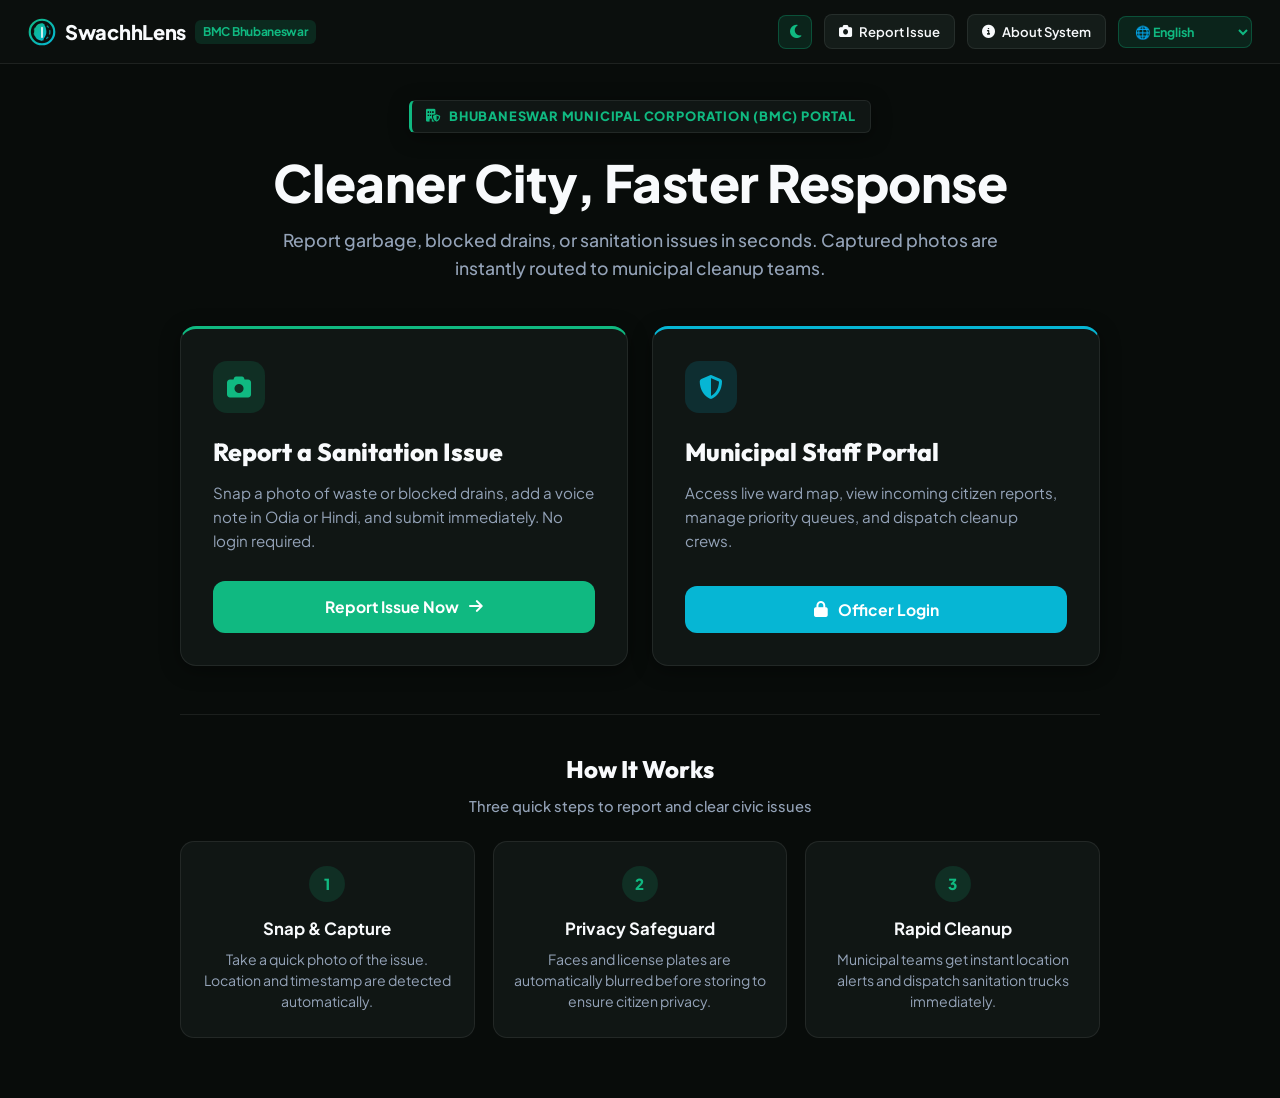
<file: frontend/index.html>
<!DOCTYPE html>
<html lang="en">

<head>
    <meta charset="UTF-8">
    <meta name="viewport" content="width=device-width, initial-scale=1.0">
    <title>SwachhLens | BMC Bhubaneswar Civic Portal</title>
    <link
        href="https://fonts.googleapis.com/css2?family=Outfit:wght@500;600;700;800&family=Plus+Jakarta+Sans:wght@400;500;600;700;800&display=swap"
        rel="stylesheet">
    <link rel="stylesheet" href="https://cdnjs.cloudflare.com/ajax/libs/font-awesome/6.4.0/css/all.min.css">
    <link rel="stylesheet" href="css/style.css">
    <script src="assets/config.js"></script>
    <style>
        .portal-grid {
            display: grid;
            grid-template-columns: 1fr 1fr;
            gap: 24px;
            max-width: 920px;
            width: 100%;
        }

        @media (max-width: 768px) {
            .portal-grid {
                grid-template-columns: 1fr;
            }
        }

        .portal-card {
            background: var(--card-dark);
            border-radius: 16px;
            padding: 32px;
            border: 1px solid var(--glass-border);
            box-shadow: var(--shadow-subtle);
            display: flex;
            flex-direction: column;
            justify-content: space-between;
            transition: all 0.25s ease;
        }

        .portal-card:hover {
            transform: translateY(-4px);
            border-color: var(--primary);
            box-shadow: 0 12px 30px rgba(16, 185, 129, 0.15);
        }

        .card-icon {
            width: 52px;
            height: 52px;
            border-radius: 14px;
            display: flex;
            align-items: center;
            justify-content: center;
            font-size: 1.5rem;
            margin-bottom: 20px;
        }

        .btn-portal {
            padding: 14px 20px;
            border-radius: 12px;
            border: none;
            font-family: 'Outfit', sans-serif;
            font-size: 0.98rem;
            font-weight: 700;
            text-decoration: none;
            text-align: center;
            cursor: pointer;
            color: white;
            display: flex;
            align-items: center;
            justify-content: center;
            gap: 10px;
            transition: all 0.2s ease;
        }

        .hero-title {
            font-family: 'Outfit', sans-serif;
            font-size: 3.2rem;
            font-weight: 800;
            letter-spacing: -0.5px;
            color: var(--text-main);
            margin-bottom: 12px;
            line-height: 1.15;
        }

        .tech-pill {
            display: inline-flex;
            align-items: center;
            gap: 8px;
            background: var(--card-dark);
            border: 1px solid var(--glass-border);
            border-left: 3px solid var(--primary);
            color: var(--primary);
            font-size: 0.8rem;
            font-weight: 800;
            padding: 6px 14px;
            border-radius: 6px;
            margin-bottom: 20px;
            letter-spacing: 0.8px;
            text-transform: uppercase;
            box-shadow: var(--shadow-subtle);
        }

        .how-it-works-section {
            max-width: 920px;
            width: 100%;
            margin-top: 48px;
            padding-top: 36px;
            border-top: 1px solid var(--glass-border);
        }

        .step-grid {
            display: grid;
            grid-template-columns: repeat(3, 1fr);
            gap: 18px;
            margin-top: 24px;
        }

        @media (max-width: 768px) {
            .step-grid {
                grid-template-columns: 1fr;
            }
        }

        .step-card {
            background: var(--card-dark);
            border: 1px solid var(--glass-border);
            border-radius: 14px;
            padding: 24px 20px;
            text-align: center;
        }

        .step-number {
            width: 36px;
            height: 36px;
            border-radius: 50%;
            background: rgba(16, 185, 129, 0.15);
            color: var(--primary);
            font-weight: 800;
            display: flex;
            align-items: center;
            justify-content: center;
            margin: 0 auto 14px auto;
            font-size: 0.95rem;
        }
    </style>
    <script>
        (function () {
            const savedTheme = localStorage.getItem("swachh_theme") || "dark";
            document.documentElement.setAttribute("data-theme", savedTheme);
        })();
    </script>
</head>

<body>

    <!-- Header Navigation -->
    <header class="app-header">
        <div style="display:flex; align-items:center; gap:16px;">
            <a href="index.html" class="brand-logo">
                <div class="swachh-logo-mark">
                    <svg width="28" height="28" viewBox="0 0 32 32" fill="none" xmlns="http://www.w3.org/2000/svg">
                        <defs>
                            <linearGradient id="logoGradIndex" x1="0%" y1="0%" x2="100%" y2="100%">
                                <stop offset="0%" stop-color="#10b981" />
                                <stop offset="100%" stop-color="#06b6d4" />
                            </linearGradient>
                        </defs>
                        <circle cx="16" cy="16" r="14" stroke="url(#logoGradIndex)" stroke-width="2.5" fill="none"/>
                        <circle cx="16" cy="16" r="9" stroke="url(#logoGradIndex)" stroke-width="1.5" stroke-dasharray="3 3" fill="none" opacity="0.7"/>
                        <path d="M16 6C10.5 6 7 11 7 16.5C7 22 11.5 25.5 16 26C16 26 21 21 21 16C21 10.5 18 6 16 6Z" fill="url(#logoGradIndex)" />
                        <path d="M16 11V22" stroke="#ffffff" stroke-width="1.8" stroke-linecap="round"/>
                    </svg>
                </div>
                <span>SwachhLens</span>
                <span style="font-size:0.75rem; background:rgba(16,185,129,0.15); color:var(--primary); padding:3px 8px; border-radius:6px; font-weight:700; font-family:'Plus Jakarta Sans',sans-serif;">BMC Bhubaneswar</span>
            </a>
        </div>

        <div style="display:flex; align-items:center; gap:12px;">
            <button onclick="toggleTheme()" class="theme-toggle-btn themeIconBtn" title="Toggle Light/Dark Theme">
                <i class="fa-solid fa-moon"></i>
            </button>
            <a href="citizen.html" class="nav-back-btn"><i class="fa-solid fa-camera"></i> <span
                    data-i18n="navCitizen">Report Issue</span></a>
            <a href="about.html" class="nav-back-btn"><i class="fa-solid fa-circle-info"></i> <span
                    data-i18n="navAbout">About System</span></a>

            <!-- Universal Language Selector -->
            <select id="uiLangSelect" onchange="changeUiLanguage(this.value)"
                style="background:rgba(16, 185, 129, 0.12); color:var(--primary); border:1px solid rgba(16, 185, 129, 0.3); font-weight:700; font-size:0.78rem; padding:6px 12px; border-radius:8px; outline:none; cursor:pointer; font-family:'Plus Jakarta Sans',sans-serif;">
                <option value="en" selected>🌐 English</option>
                <option value="or">🇮🇳 ଓଡ଼ିଆ (Odia)</option>
                <option value="hi">🇮🇳 हिन्दी (Hindi)</option>
            </select>
        </div>
    </header>

    <div class="container-center" style="padding-top:36px; padding-bottom:60px;">

        <div style="text-align:center; margin-bottom:44px; max-width:760px;">
            <div class="tech-pill">
                <i class="fa-solid fa-building-shield"></i> <span data-i18n="homePill">Bhubaneswar Municipal Corporation
                    (BMC) Portal</span>
            </div>
            <h1 class="hero-title"><span data-i18n="homeTitle">Cleaner City, Faster Response</span></h1>
            <p data-i18n="homeSubtitle"
                style="color:var(--text-muted); font-size:1.1rem; line-height:1.6; font-weight:500;">
                Report garbage, blocked drains, or sanitation issues in seconds. Captured photos are instantly routed to
                municipal cleanup teams.
            </p>
        </div>

        <div class="portal-grid">

            <!-- 1. Citizen Portal Card -->
            <div class="portal-card" style="border-top: 3px solid var(--primary);">
                <div>
                    <div class="card-icon" style="background:rgba(16, 185, 129, 0.15); color:var(--primary);">
                        <i class="fa-solid fa-camera"></i>
                    </div>
                    <h3 data-i18n="cardCitizenTitle"
                        style="font-family:'Outfit',sans-serif; font-size:1.55rem; font-weight:800; color:var(--text-main); margin-bottom:10px;">
                        Report a Sanitation Issue</h3>
                    <p data-i18n="cardCitizenDesc"
                        style="color:var(--text-muted); font-size:0.95rem; line-height:1.6; margin-bottom:28px;">
                        Snap a photo of waste or blocked drains, add a voice note in Odia or Hindi, and submit
                        immediately. No login required.
                    </p>
                </div>
                <a href="citizen.html" class="btn-portal" style="background:var(--primary);">
                    <span data-i18n="btnLaunchCitizen">Report Issue Now</span> <i class="fa-solid fa-arrow-right"></i>
                </a>
            </div>

            <!-- 2. Officer Command Card -->
            <div class="portal-card" style="border-top: 3px solid var(--accent-cyan);">
                <div>
                    <div class="card-icon" style="background:rgba(6, 182, 212, 0.15); color:var(--accent-cyan);">
                        <i class="fa-solid fa-shield-halved"></i>
                    </div>
                    <h3 data-i18n="cardCommandTitle"
                        style="font-family:'Outfit',sans-serif; font-size:1.55rem; font-weight:800; color:var(--text-main); margin-bottom:10px;">
                        Municipal Staff Portal</h3>
                    <p data-i18n="cardCommandDesc"
                        style="color:var(--text-muted); font-size:0.95rem; line-height:1.6; margin-bottom:28px;">
                        Access live ward map, view incoming citizen reports, manage priority queues, and dispatch
                        cleanup crews.
                    </p>
                </div>
                <button type="button" onclick="openModal()" class="btn-portal" style="background:var(--accent-cyan);">
                    <i class="fa-solid fa-lock"></i> <span data-i18n="btnOfficerLogin">Officer Login</span>
                </button>
            </div>

        </div>

        <!-- Simple 3-Step How It Works Section -->
        <div class="how-it-works-section">
            <h2 data-i18n="featHeading"
                style="font-family:'Outfit',sans-serif; font-size:1.5rem; font-weight:800; color:var(--text-main); text-align:center; margin-bottom:8px;">
                How It Works
            </h2>
            <p style="color:var(--text-muted); text-align:center; font-size:0.92rem; font-weight:500; margin-bottom:24px;"
                data-i18n="howItWorksSub">
                Three quick steps to report and clear civic issues
            </p>

            <div class="step-grid">
                <div class="step-card">
                    <div class="step-number">1</div>
                    <h4 data-i18n="step1Header"
                        style="color:var(--text-main); font-weight:700; margin-bottom:8px; font-size:1.05rem;">Snap &
                        Capture</h4>
                    <p data-i18n="step1Detail" style="color:var(--text-muted); font-size:0.88rem; line-height:1.5;">
                        Take a quick photo of the issue. Location and timestamp are detected automatically.
                    </p>
                </div>

                <div class="step-card">
                    <div class="step-number">2</div>
                    <h4 data-i18n="step2Header"
                        style="color:var(--text-main); font-weight:700; margin-bottom:8px; font-size:1.05rem;">Privacy
                        Safeguard</h4>
                    <p data-i18n="step2Detail" style="color:var(--text-muted); font-size:0.88rem; line-height:1.5;">
                        Faces and license plates are automatically blurred before storing to ensure citizen privacy.
                    </p>
                </div>

                <div class="step-card">
                    <div class="step-number">3</div>
                    <h4 data-i18n="step3Header"
                        style="color:var(--text-main); font-weight:700; margin-bottom:8px; font-size:1.05rem;">Rapid
                        Cleanup</h4>
                    <p data-i18n="step3Detail" style="color:var(--text-muted); font-size:0.88rem; line-height:1.5;">
                        Municipal teams get instant location alerts and dispatch sanitation trucks immediately.
                    </p>
                </div>
            </div>
        </div>

    </div>

    <!-- Auth Modal -->
    <div id="loginModal" class="modal-backdrop">
        <div class="modal-content">
            <button onclick="closeModal()"
                style="position:absolute; top:20px; right:20px; border:none; background:rgba(0,0,0,0.06); color:var(--text-muted); width:32px; height:32px; border-radius:8px; font-size:1rem; cursor:pointer; display:flex; align-items:center; justify-content:center;"><i
                    class="fa-solid fa-xmark"></i></button>

            <div style="display:flex; align-items:center; gap:12px; margin-bottom:20px;">
                <div
                    style="width:40px; height:40px; border-radius:10px; background:rgba(6, 182, 212, 0.15); color:var(--accent-cyan); display:flex; align-items:center; justify-content:center; font-size:1.1rem;">
                    <i class="fa-solid fa-shield-halved"></i>
                </div>
                <div>
                    <h3
                        style="font-family:'Outfit',sans-serif; font-weight:800; font-size:1.2rem; color:var(--text-main);">
                        BMC Officer Login</h3>
                    <span style="font-size:0.75rem; color:var(--text-muted); font-weight:600;">Bhubaneswar Command
                        Center Authentication</span>
                </div>
            </div>

            <form onsubmit="return handleLogin(event);">
                <div class="input-group-custom" style="margin-bottom:14px;">
                    <label class="input-label"><i class="fa-solid fa-id-badge"></i> Officer ID / Email</label>
                    <input type="text" id="loginId" class="input-field" placeholder="admin@swachhlens.gov.in" required>
                </div>
                <div class="input-group-custom" style="margin-bottom:20px;">
                    <label class="input-label"><i class="fa-solid fa-key"></i> Security Password</label>
                    <input type="password" id="loginPass" class="input-field" placeholder="••••••••" required>
                </div>

                <div id="loginError"
                    style="color:var(--accent-red); background:rgba(239, 68, 68, 0.1); border:1px solid rgba(239, 68, 68, 0.2); padding:10px 14px; border-radius:8px; font-size:0.82rem; font-weight:700; margin-bottom:14px; display:none; text-align:center;">
                    Invalid Credentials
                </div>

                <button type="submit" class="btn-portal" style="background:var(--accent-cyan); width:100%;">
                    <span>Access Officer Dashboard</span> <i class="fa-solid fa-right-to-bracket"></i>
                </button>
            </form>
        </div>
    </div>

    <script src="js/i18n.js"></script>
    <script>
        function openModal() { document.getElementById('loginModal').style.display = 'flex'; }
        function closeModal() { document.getElementById('loginModal').style.display = 'none'; }

        async function handleLogin(e) {
            e.preventDefault();
            const id = document.getElementById('loginId').value.trim();
            const pass = document.getElementById('loginPass').value.trim();
            const errDiv = document.getElementById('loginError');
            errDiv.style.display = 'none';

            try {
                const res = await fetch(`${CONFIG.API_BASE_URL}/api/v1/auth`, {
                    method: 'POST',
                    headers: { 'Content-Type': 'application/json' },
                    body: JSON.stringify({ id, password: pass })
                });
                const data = await res.json();
                if (res.ok && data.status === 'success') {
                    sessionStorage.setItem("swachh_auth", data.token);
                    window.location.assign("admin.html");
                    return false;
                } else {
                    errDiv.innerText = data.message || "Invalid credentials";
                    errDiv.style.display = 'block';
                }
            } catch (err) {
                errDiv.innerText = "Cannot connect to backend server on " + CONFIG.API_BASE_URL;
                errDiv.style.display = 'block';
            }
            return false;
        }
    </script>
</body>

</html>
</file>
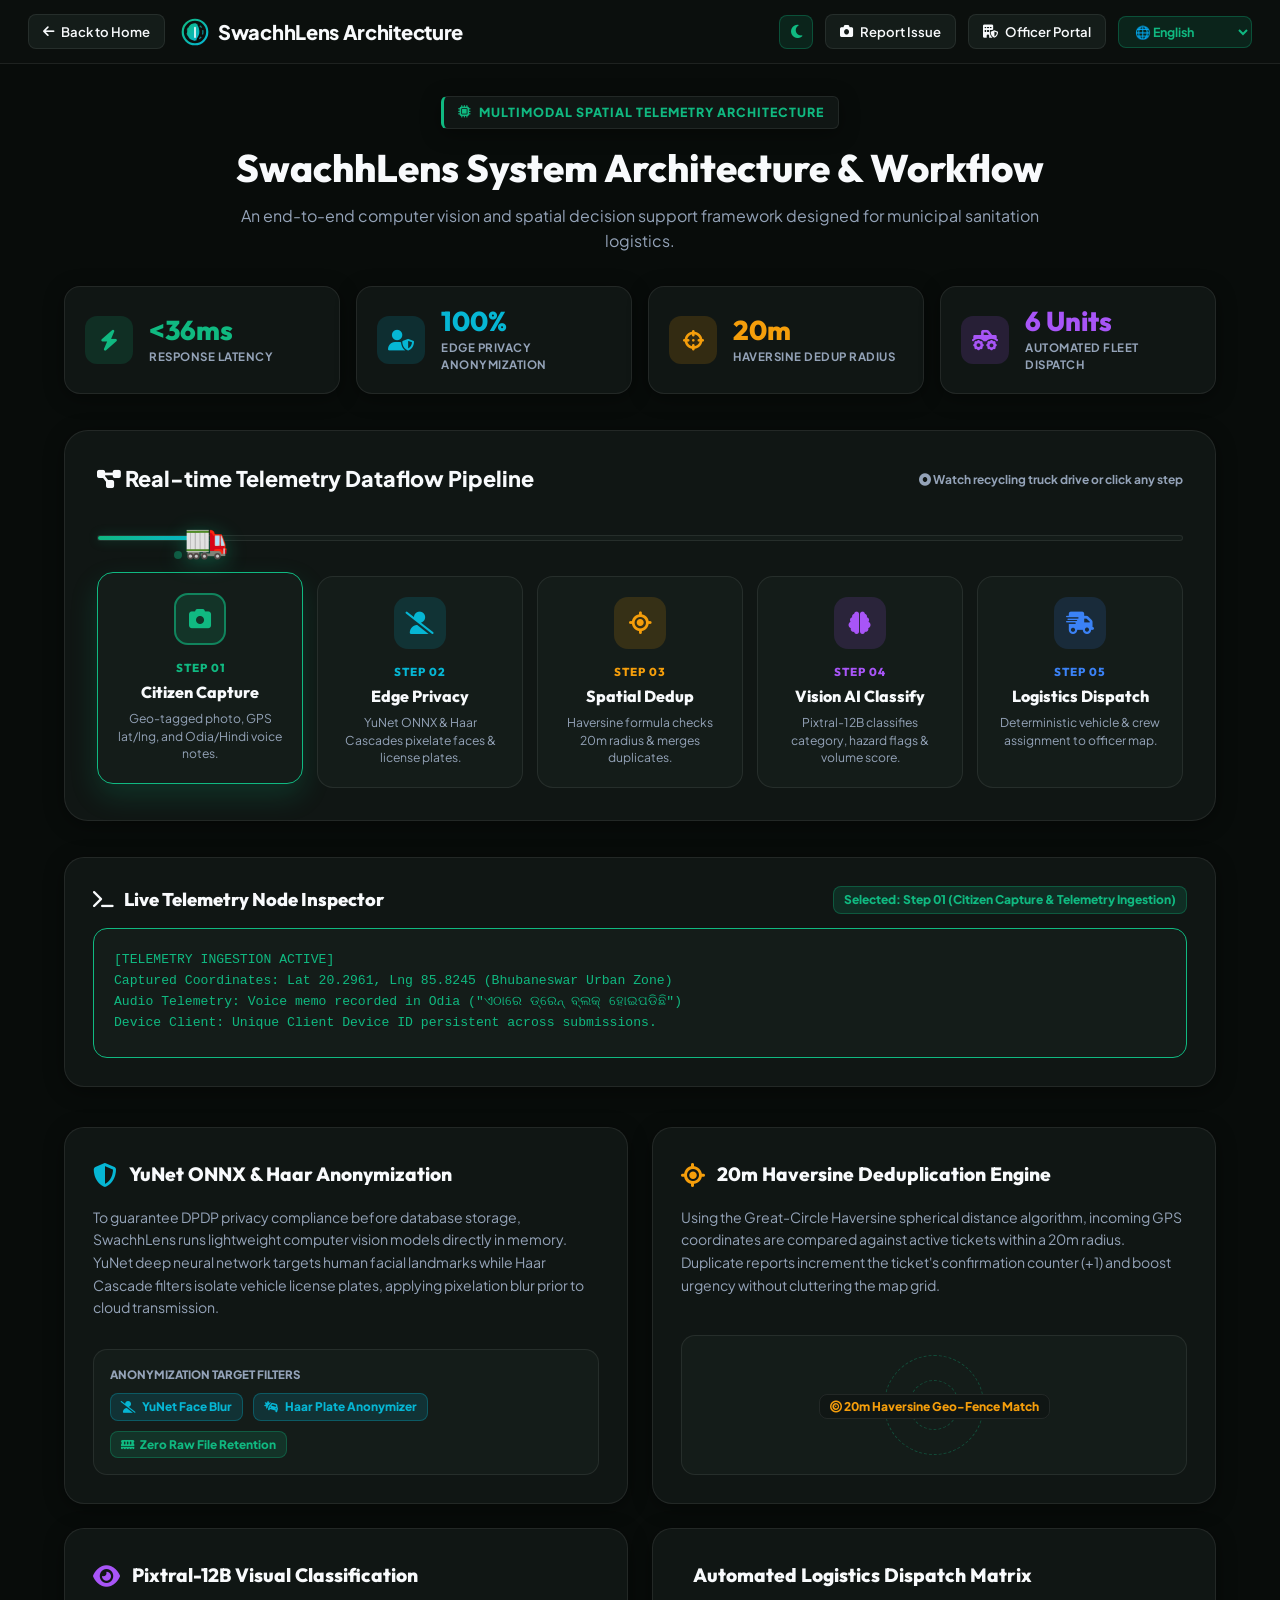
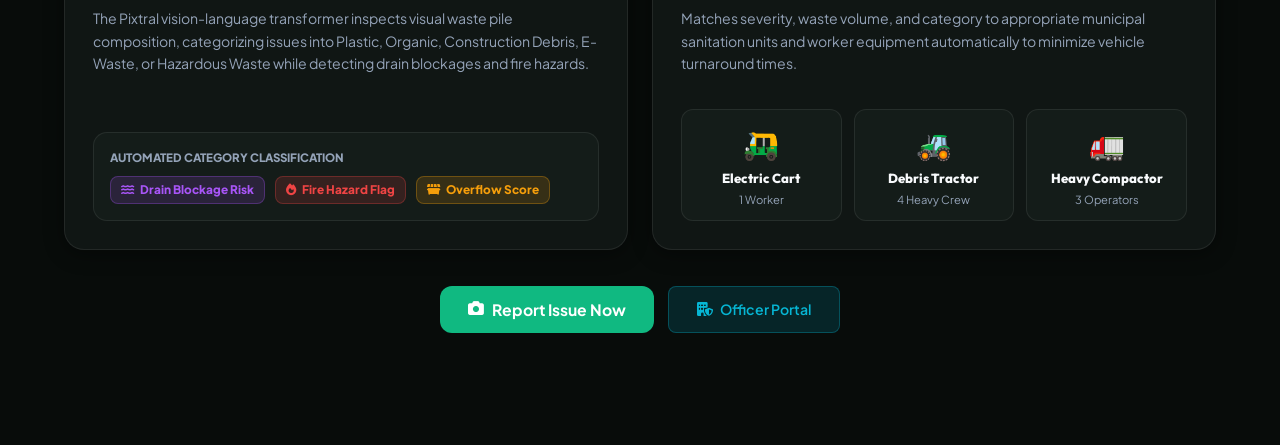
<file: frontend/about.html>
<!DOCTYPE html>
<html lang="en">
<head>
    <meta charset="UTF-8">
    <meta name="viewport" content="width=device-width, initial-scale=1.0">
    <title>SwachhLens | Multi-Agent AI System Architecture & Infographic</title>
    <link href="https://fonts.googleapis.com/css2?family=Outfit:wght@400;500;600;700;800&family=Plus+Jakarta+Sans:wght@400;500;600;700;800&display=swap" rel="stylesheet">
    <link rel="stylesheet" href="https://cdnjs.cloudflare.com/ajax/libs/font-awesome/6.4.0/css/all.min.css">
    <link rel="stylesheet" href="css/style.css">
    <style>
        .about-wrapper {
            max-width: 1200px;
            margin: 32px auto;
            padding: 0 24px 80px 24px;
        }

        .hero-badge {
            display: inline-flex;
            align-items: center;
            gap: 8px;
            background: var(--card-dark);
            border: 1px solid var(--glass-border);
            border-left: 3px solid var(--primary);
            color: var(--primary);
            font-size: 0.78rem;
            font-weight: 800;
            padding: 6px 14px;
            border-radius: 6px;
            margin-bottom: 16px;
            letter-spacing: 1px;
            text-transform: uppercase;
            box-shadow: var(--shadow-subtle);
        }

        /* INFOGRAPHIC PIPELINE FLOW */
        .pipeline-card {
            background: var(--card-dark);
            border: 1px solid var(--glass-border);
            border-radius: 24px;
            padding: 32px;
            margin: 36px 0;
            box-shadow: var(--shadow-subtle);
            position: relative;
            overflow: visible;
        }

        .pipeline-title {
            font-family: 'Outfit', sans-serif;
            font-size: 1.35rem;
            font-weight: 800;
            color: var(--text-main);
            margin-bottom: 24px;
            display: flex;
            align-items: center;
            justify-content: space-between;
            flex-wrap: wrap;
            gap: 12px;
        }

        .flow-grid {
            display: grid;
            grid-template-columns: repeat(5, 1fr);
            gap: 14px;
            position: relative;
            z-index: 2;
        }

        @media (max-width: 1024px) {
            .flow-grid { grid-template-columns: repeat(2, 1fr); }
        }

        @media (max-width: 600px) {
            .flow-grid { grid-template-columns: 1fr; }
        }

        .flow-step-box {
            background: var(--card-dark-hover);
            border: 1px solid var(--glass-border);
            border-radius: 16px;
            padding: 20px 16px;
            display: flex;
            flex-direction: column;
            align-items: center;
            text-align: center;
            position: relative;
            transition: all 0.3s cubic-bezier(0.4, 0, 0.2, 1);
            cursor: pointer;
        }

        .flow-step-box:hover, .flow-step-box.active-step {
            border-color: var(--primary);
            transform: translateY(-4px);
            box-shadow: 0 12px 28px rgba(16, 185, 129, 0.18);
        }

        .step-icon-wrapper {
            width: 52px;
            height: 52px;
            border-radius: 14px;
            display: flex;
            align-items: center;
            justify-content: center;
            font-size: 1.4rem;
            margin-bottom: 14px;
            position: relative;
        }

        /* Pulsing Ring for Active Nodes */
        .pulse-ring {
            position: absolute;
            width: 100%;
            height: 100%;
            border-radius: 14px;
            border: 2px solid currentColor;
            animation: pulseWave 2s infinite ease-out;
            opacity: 0.6;
        }

        @keyframes pulseWave {
            0% { transform: scale(1); opacity: 0.8; }
            100% { transform: scale(1.4); opacity: 0; }
        }

        .flow-num {
            font-family: 'Outfit', sans-serif;
            font-size: 0.72rem;
            font-weight: 800;
            letter-spacing: 1px;
            text-transform: uppercase;
            margin-bottom: 4px;
        }

        .flow-name {
            font-family: 'Outfit', sans-serif;
            font-weight: 800;
            font-size: 1rem;
            color: var(--text-main);
            margin-bottom: 6px;
        }

        .flow-desc {
            font-size: 0.76rem;
            color: var(--text-muted);
            line-height: 1.45;
        }

        /* ANIMATED RECYCLING TRUCK PIPELINE TRAIL */
        .truck-track-wrapper {
            position: relative;
            width: 100%;
            height: 36px;
            margin: 10px 0 20px 0;
            display: flex;
            align-items: center;
        }

        .connector-track {
            width: 100%;
            height: 6px;
            background: var(--card-dark-hover);
            border: 1px solid var(--glass-border);
            border-radius: 4px;
            position: relative;
            overflow: visible;
        }

        .connector-progress-fill {
            position: absolute;
            top: 0;
            left: 0;
            height: 100%;
            width: 10%;
            background: linear-gradient(90deg, var(--primary), var(--accent-cyan));
            border-radius: 4px;
            transition: width 0.8s cubic-bezier(0.34, 1.56, 0.64, 1);
            box-shadow: 0 0 12px var(--primary-glow);
        }

        .animated-recycle-truck {
            position: absolute;
            top: -24px;
            left: 10%;
            transform: translateX(-50%) scaleX(-1);
            font-size: 2.2rem;
            filter: drop-shadow(0 4px 10px rgba(16, 185, 129, 0.4));
            transition: left 0.8s cubic-bezier(0.34, 1.56, 0.64, 1);
            z-index: 10;
            cursor: pointer;
            animation: truckBounce 1.2s infinite alternate ease-in-out;
            display: inline-block;
        }

        @keyframes truckBounce {
            0% { transform: translateX(-50%) scaleX(-1) translateY(0px); }
            100% { transform: translateX(-50%) scaleX(-1) translateY(-5px); }
        }

        .truck-exhaust-smoke {
            position: absolute;
            right: -10px;
            bottom: 6px;
            width: 8px;
            height: 8px;
            background: rgba(16, 185, 129, 0.4);
            border-radius: 50%;
            animation: smokePuff 1s infinite linear;
        }

        @keyframes smokePuff {
            0% { transform: scale(0.5); opacity: 0.8; }
            100% { transform: scale(2) translateX(14px); opacity: 0; }
        }

        /* METRICS INFOGRAPHIC GRID */
        .metrics-banner {
            display: grid;
            grid-template-columns: repeat(4, 1fr);
            gap: 16px;
            margin-bottom: 36px;
        }

        @media (max-width: 768px) {
            .metrics-banner { grid-template-columns: repeat(2, 1fr); }
        }

        .info-stat-card {
            background: var(--card-dark);
            border: 1px solid var(--glass-border);
            border-radius: 16px;
            padding: 20px;
            display: flex;
            align-items: center;
            gap: 16px;
            box-shadow: var(--shadow-subtle);
            transition: all 0.2s ease;
        }

        .info-stat-card:hover {
            border-color: var(--primary);
            transform: translateY(-2px);
        }

        .stat-icon {
            width: 48px;
            height: 48px;
            border-radius: 12px;
            display: flex;
            align-items: center;
            justify-content: center;
            font-size: 1.3rem;
            flex-shrink: 0;
        }

        .stat-val {
            font-family: 'Outfit', sans-serif;
            font-size: 1.7rem;
            font-weight: 800;
            line-height: 1.1;
        }

        .stat-lbl {
            font-size: 0.72rem;
            font-weight: 700;
            color: var(--text-muted);
            text-transform: uppercase;
            letter-spacing: 0.5px;
            margin-top: 2px;
        }

        /* INFOGRAPHIC DETAILED SPEC PANELS */
        .info-section-grid {
            display: grid;
            grid-template-columns: 1fr 1fr;
            gap: 24px;
            margin-bottom: 36px;
        }

        @media (max-width: 900px) {
            .info-section-grid { grid-template-columns: 1fr; }
        }

        .spec-box {
            background: var(--card-dark);
            border: 1px solid var(--glass-border);
            border-radius: 20px;
            padding: 28px;
            box-shadow: var(--shadow-subtle);
            display: flex;
            flex-direction: column;
            justify-content: space-between;
        }

        .spec-header {
            display: flex;
            align-items: center;
            gap: 12px;
            margin-bottom: 14px;
        }

        .spec-title {
            font-family: 'Outfit', sans-serif;
            font-weight: 800;
            font-size: 1.2rem;
            color: var(--text-main);
        }

        .spec-body {
            font-size: 0.88rem;
            color: var(--text-muted);
            line-height: 1.6;
            margin-bottom: 18px;
        }

        /* Visual Graphic Comparison Displays */
        .visual-comparison-box {
            background: var(--card-dark-hover);
            border: 1px solid var(--glass-border);
            border-radius: 14px;
            padding: 16px;
            margin-top: 12px;
        }

        .comparison-badge-row {
            display: flex;
            gap: 10px;
            flex-wrap: wrap;
            margin-top: 10px;
        }

        .chip-pill {
            font-size: 0.74rem;
            font-weight: 800;
            padding: 4px 10px;
            border-radius: 8px;
            display: inline-flex;
            align-items: center;
            gap: 6px;
        }

        /* Animated Radar Graphic */
        .radar-graphic-container {
            width: 100%;
            height: 140px;
            background: var(--card-dark-hover);
            border-radius: 14px;
            border: 1px solid var(--glass-border);
            position: relative;
            display: flex;
            align-items: center;
            justify-content: center;
            overflow: hidden;
            margin-top: 12px;
        }

        .radar-circle {
            position: absolute;
            border-radius: 50%;
            border: 1px dashed rgba(16, 185, 129, 0.3);
            animation: radarSpin 8s infinite linear;
        }

        @keyframes radarSpin {
            0% { transform: rotate(0deg); }
            100% { transform: rotate(360deg); }
        }

        /* LOGISTICS VEHICLE MATRIX GRID */
        .vehicle-matrix-grid {
            display: grid;
            grid-template-columns: repeat(3, 1fr);
            gap: 12px;
            margin-top: 16px;
        }

        @media (max-width: 600px) {
            .vehicle-matrix-grid { grid-template-columns: repeat(2, 1fr); }
        }

        .vehicle-mini-card {
            background: var(--card-dark-hover);
            border: 1px solid var(--glass-border);
            border-radius: 12px;
            padding: 12px;
            text-align: center;
        }

        .vehicle-emoji {
            font-size: 1.8rem;
            margin-bottom: 4px;
        }

        .vehicle-name {
            font-family: 'Outfit', sans-serif;
            font-weight: 800;
            font-size: 0.82rem;
            color: var(--text-main);
        }

        .vehicle-crew {
            font-size: 0.7rem;
            color: var(--text-muted);
            margin-top: 2px;
        }

        /* INTERACTIVE DEMO INSPECTION TABS */
        .interactive-demo-panel {
            background: var(--card-dark);
            border: 1px solid var(--glass-border);
            border-radius: 20px;
            padding: 28px;
            margin-bottom: 40px;
            box-shadow: var(--shadow-subtle);
        }

        .demo-console {
            background: var(--card-dark-hover);
            border: 1px solid var(--glass-border);
            border-radius: 14px;
            padding: 20px;
            font-family: monospace;
            font-size: 0.82rem;
            color: var(--primary);
            line-height: 1.6;
            min-height: 130px;
            word-break: break-all;
        }
    </style>
    <script>
        (function() {
            const savedTheme = localStorage.getItem("swachh_theme") || "dark";
            document.documentElement.setAttribute("data-theme", savedTheme);
        })();
    </script>
</head>
<body>

    <!-- Header Navigation -->
    <header class="app-header">
        <div style="display:flex; align-items:center; gap:16px;">
            <a href="index.html" class="nav-back-btn">
                <i class="fa-solid fa-arrow-left"></i> <span data-i18n="navBack">Gateway</span>
            </a>
            <div class="brand-logo">
                <div class="swachh-logo-mark">
                    <svg width="28" height="28" viewBox="0 0 32 32" fill="none" xmlns="http://www.w3.org/2000/svg">
                        <defs>
                            <linearGradient id="logoGradAbout" x1="0%" y1="0%" x2="100%" y2="100%">
                                <stop offset="0%" stop-color="#10b981" />
                                <stop offset="100%" stop-color="#06b6d4" />
                            </linearGradient>
                        </defs>
                        <circle cx="16" cy="16" r="14" stroke="url(#logoGradAbout)" stroke-width="2.5" fill="none"/>
                        <circle cx="16" cy="16" r="9" stroke="url(#logoGradAbout)" stroke-width="1.5" stroke-dasharray="3 3" fill="none" opacity="0.7"/>
                        <path d="M16 6C10.5 6 7 11 7 16.5C7 22 11.5 25.5 16 26C16 26 21 21 21 16C21 10.5 18 6 16 6Z" fill="url(#logoGradAbout)" />
                        <path d="M16 11V22" stroke="#ffffff" stroke-width="1.8" stroke-linecap="round"/>
                    </svg>
                </div>
                <span>SwachhLens Architecture</span>
            </div>
        </div>
        
        <div style="display:flex; align-items:center; gap:12px; flex-wrap:wrap;">
            <button onclick="toggleTheme()" class="theme-toggle-btn themeIconBtn" title="Toggle Light/Dark Theme">
                <i class="fa-solid fa-moon"></i>
            </button>
            <a href="citizen.html" class="nav-back-btn"><i class="fa-solid fa-camera"></i> <span data-i18n="navCitizen">Report Portal</span></a>
            <a href="admin.html" class="nav-back-btn"><i class="fa-solid fa-building-shield"></i> <span data-i18n="navCommand">Officer OS</span></a>
            
            <!-- Universal Language Selector -->
            <select id="uiLangSelect" onchange="changeUiLanguage(this.value)" style="background:rgba(16, 185, 129, 0.12); color:var(--primary); border:1px solid rgba(16, 185, 129, 0.3); font-weight:700; font-size:0.78rem; padding:6px 12px; border-radius:8px; outline:none; cursor:pointer; font-family:'Plus Jakarta Sans',sans-serif;">
                <option value="en" selected>🌐 English</option>
                <option value="or">🇮🇳 ଓଡ଼ିଆ (Odia)</option>
                <option value="hi">🇮🇳 हिन्दी (Hindi)</option>
            </select>
        </div>
    </header>

    <div class="about-wrapper">
        
        <!-- Hero Header -->
        <div style="text-align:center; margin-bottom:32px;">
            <div class="hero-badge">
                <i class="fa-solid fa-microchip"></i> Multimodal Spatial Telemetry Architecture
            </div>
            <h1 data-i18n="aboutTitle" style="font-family:'Outfit',sans-serif; font-size:2.4rem; font-weight:800; color:var(--text-main); line-height:1.2; margin-bottom:12px;">
                SwachhLens AI System Pipeline & Logistics Engine
            </h1>
            <p data-i18n="aboutSub" style="color:var(--text-muted); font-size:1rem; line-height:1.6; max-width:820px; margin:0 auto;">
                An autonomous end-to-end framework integrating edge privacy anonymization, 20m Haversine spatial deduplication, Pixtral-12B visual severity classification, and automated municipal crew dispatching.
            </p>
        </div>

        <!-- INFOGRAPHIC KEY PERFORMANCE METRICS BANNER -->
        <div class="metrics-banner">
            <div class="info-stat-card">
                <div class="stat-icon" style="background:rgba(16, 185, 129, 0.15); color:var(--primary);">
                    <i class="fa-solid fa-bolt"></i>
                </div>
                <div>
                    <div class="stat-val" style="color:var(--primary);">&lt;36ms</div>
                    <div class="stat-lbl">Response Latency</div>
                </div>
            </div>

            <div class="info-stat-card">
                <div class="stat-icon" style="background:rgba(6, 182, 212, 0.15); color:var(--accent-cyan);">
                    <i class="fa-solid fa-user-shield"></i>
                </div>
                <div>
                    <div class="stat-val" style="color:var(--accent-cyan);">100%</div>
                    <div class="stat-lbl">Edge Privacy Anonymization</div>
                </div>
            </div>

            <div class="info-stat-card">
                <div class="stat-icon" style="background:rgba(245, 158, 11, 0.15); color:var(--accent-amber);">
                    <i class="fa-solid fa-crosshairs"></i>
                </div>
                <div>
                    <div class="stat-val" style="color:var(--accent-amber);">20m</div>
                    <div class="stat-lbl">Haversine Dedup Radius</div>
                </div>
            </div>

            <div class="info-stat-card">
                <div class="stat-icon" style="background:rgba(168, 85, 247, 0.15); color:#a855f7;">
                    <i class="fa-solid fa-truck-monster"></i>
                </div>
                <div>
                    <div class="stat-val" style="color:#a855f7;">6 Units</div>
                    <div class="stat-lbl">Automated Fleet Dispatch</div>
                </div>
            </div>
        </div>

        <!-- ANIMATED INFOGRAPHIC PIPELINE STEPPER WITH MOVING RECYCLING TRUCK -->
        <div class="pipeline-card">
            <div class="pipeline-title">
                <span><i class="fa-solid fa-diagram-project text-primary"></i> Real-time Telemetry Dataflow Pipeline</span>
                <span style="font-size:0.75rem; color:var(--text-muted); font-weight:700;"><i class="fa-solid fa-circle-dot text-primary"></i> Watch recycling truck drive or click any step</span>
            </div>

            <!-- Animated Recycling Truck Track -->
            <div class="truck-track-wrapper">
                <div class="connector-track">
                    <div class="connector-progress-fill" id="pipelineProgress"></div>
                    <div class="animated-recycle-truck" id="recycleTruck" title="Autonomous Recycling Truck">
                        🚛
                        <div class="truck-exhaust-smoke"></div>
                    </div>
                </div>
            </div>

            <div class="flow-grid">
                
                <!-- Node 1 -->
                <div class="flow-step-box active-step" id="node1" onclick="selectDemoNode(1, true)">
                    <div class="step-icon-wrapper" style="background:rgba(16, 185, 129, 0.15); color:var(--primary);">
                        <div class="pulse-ring"></div>
                        <i class="fa-solid fa-camera"></i>
                    </div>
                    <div class="flow-num" style="color:var(--primary);">Step 01</div>
                    <div class="flow-name">Citizen Capture</div>
                    <div class="flow-desc">Geo-tagged photo, GPS lat/lng, and Odia/Hindi voice notes.</div>
                </div>

                <!-- Node 2 -->
                <div class="flow-step-box" id="node2" onclick="selectDemoNode(2, true)">
                    <div class="step-icon-wrapper" style="background:rgba(6, 182, 212, 0.15); color:var(--accent-cyan);">
                        <i class="fa-solid fa-user-slash"></i>
                    </div>
                    <div class="flow-num" style="color:var(--accent-cyan);">Step 02</div>
                    <div class="flow-name">Edge Privacy</div>
                    <div class="flow-desc">YuNet ONNX & Haar Cascades pixelate faces & license plates.</div>
                </div>

                <!-- Node 3 -->
                <div class="flow-step-box" id="node3" onclick="selectDemoNode(3, true)">
                    <div class="step-icon-wrapper" style="background:rgba(245, 158, 11, 0.15); color:var(--accent-amber);">
                        <i class="fa-solid fa-location-crosshairs"></i>
                    </div>
                    <div class="flow-num" style="color:var(--accent-amber);">Step 03</div>
                    <div class="flow-name">Spatial Dedup</div>
                    <div class="flow-desc">Haversine formula checks 20m radius & merges duplicates.</div>
                </div>

                <!-- Node 4 -->
                <div class="flow-step-box" id="node4" onclick="selectDemoNode(4, true)">
                    <div class="step-icon-wrapper" style="background:rgba(168, 85, 247, 0.15); color:#a855f7;">
                        <i class="fa-solid fa-brain"></i>
                    </div>
                    <div class="flow-num" style="color:#a855f7;">Step 04</div>
                    <div class="flow-name">Vision AI Classify</div>
                    <div class="flow-desc">Pixtral-12B classifies category, hazard flags & volume score.</div>
                </div>

                <!-- Node 5 -->
                <div class="flow-step-box" id="node5" onclick="selectDemoNode(5, true)">
                    <div class="step-icon-wrapper" style="background:rgba(59, 130, 246, 0.15); color:var(--accent-blue);">
                        <i class="fa-solid fa-truck-fast"></i>
                    </div>
                    <div class="flow-num" style="color:var(--accent-blue);">Step 05</div>
                    <div class="flow-name">Logistics Dispatch</div>
                    <div class="flow-desc">Deterministic vehicle & crew assignment to officer map.</div>
                </div>

            </div>
        </div>

        <!-- LIVE TELEMETRY SIMULATOR PANEL -->
        <div class="interactive-demo-panel">
            <div style="display:flex; justify-content:space-between; align-items:center; margin-bottom:14px;">
                <h3 style="font-family:'Outfit',sans-serif; font-weight:800; font-size:1.15rem; color:var(--text-main); display:flex; align-items:center; gap:10px;">
                    <i class="fa-solid fa-terminal text-primary"></i> Live Telemetry Node Inspector
                </h3>
                <span id="demoNodeBadge" style="font-size:0.75rem; font-weight:800; padding:4px 10px; border-radius:8px; background:rgba(16, 185, 129, 0.15); color:var(--primary); border:1px solid rgba(16, 185, 129, 0.3);">
                    Selected: Step 01 (Citizen Telemetry)
                </span>
            </div>
            <div class="demo-console" id="demoConsole">
                [SYSTEM TELEMETRY INITIALIZED]
                Incoming Payload: { lat: 20.2961, lng: 85.8245, device: "Mobile PWA Client" }
                Voice Recording: "ଏଠାରେ ଡ୍ରେନ୍ ବ୍ଲକ୍ ହୋଇପଡିଛି" (Odia regional audio captured)
                Status: Ready for Edge Anonymization & AI Analysis.
            </div>
        </div>

        <!-- INFOGRAPHIC SPECIFICATION GRID -->
        <div class="info-section-grid">
            
            <!-- Module 1: Edge Privacy -->
            <div class="spec-box">
                <div>
                    <div class="spec-header">
                        <span style="font-size:1.5rem; color:var(--accent-cyan);"><i class="fa-solid fa-shield-halved"></i></span>
                        <h3 class="spec-title">YuNet ONNX & Haar Anonymization</h3>
                    </div>
                    <p class="spec-body">
                        To guarantee DPDP privacy compliance before database storage, SwachhLens runs lightweight computer vision models directly in memory. YuNet deep neural network targets human facial landmarks while Haar Cascade filters isolate vehicle license plates, applying pixelation blur prior to cloud transmission.
                    </p>
                </div>
                <div class="visual-comparison-box">
                    <div style="font-size:0.72rem; font-weight:800; color:var(--text-muted); text-transform:uppercase; margin-bottom:6px;">Anonymization Target Filters</div>
                    <div class="comparison-badge-row">
                        <span class="chip-pill" style="background:rgba(6, 182, 212, 0.15); color:var(--accent-cyan); border:1px solid rgba(6, 182, 212, 0.3);"><i class="fa-solid fa-user-slash"></i> YuNet Face Blur</span>
                        <span class="chip-pill" style="background:rgba(6, 182, 212, 0.15); color:var(--accent-cyan); border:1px solid rgba(6, 182, 212, 0.3);"><i class="fa-solid fa-car-burst"></i> Haar Plate Anonymizer</span>
                        <span class="chip-pill" style="background:rgba(16, 185, 129, 0.15); color:var(--primary); border:1px solid rgba(16, 185, 129, 0.3);"><i class="fa-solid fa-memory"></i> Zero Raw File Retention</span>
                    </div>
                </div>
            </div>

            <!-- Module 2: Spatial Haversine -->
            <div class="spec-box">
                <div>
                    <div class="spec-header">
                        <span style="font-size:1.5rem; color:var(--accent-amber);"><i class="fa-solid fa-location-crosshairs"></i></span>
                        <h3 class="spec-title">20m Haversine Deduplication Engine</h3>
                    </div>
                    <p class="spec-body">
                        Using the Great-Circle Haversine spherical distance algorithm, incoming GPS coordinates are compared against active tickets within a 20m radius. Duplicate reports increment the ticket's confirmation counter (+1) and boost urgency without cluttering the map grid.
                    </p>
                </div>
                <div class="radar-graphic-container">
                    <div class="radar-circle" style="width:50px; height:50px;"></div>
                    <div class="radar-circle" style="width:100px; height:100px;"></div>
                    <div style="position:relative; z-index:2; text-align:center;">
                        <span style="font-size:0.75rem; font-weight:800; color:var(--accent-amber); background:var(--card-dark); padding:4px 10px; border-radius:8px; border:1px solid var(--glass-border);"><i class="fa-solid fa-bullseye"></i> 20m Haversine Geo-Fence Match</span>
                    </div>
                </div>
            </div>

            <!-- Module 3: Multimodal Vision AI -->
            <div class="spec-box">
                <div>
                    <div class="spec-header">
                        <span style="font-size:1.5rem; color:#a855f7;"><i class="fa-solid fa-eye"></i></span>
                        <h3 class="spec-title">Pixtral-12B Visual Classification</h3>
                    </div>
                    <p class="spec-body">
                        The Pixtral vision-language transformer inspects visual waste pile composition, categorizing issues into Plastic, Organic, Construction Debris, E-Waste, or Hazardous Waste while detecting drain blockages and fire hazards.
                    </p>
                </div>
                <div class="visual-comparison-box">
                    <div style="font-size:0.72rem; font-weight:800; color:var(--text-muted); text-transform:uppercase; margin-bottom:6px;">Automated Category Classification</div>
                    <div class="comparison-badge-row">
                        <span class="chip-pill" style="background:rgba(168, 85, 247, 0.15); color:#a855f7; border:1px solid rgba(168, 85, 247, 0.3);"><i class="fa-solid fa-water"></i> Drain Blockage Risk</span>
                        <span class="chip-pill" style="background:rgba(239, 68, 68, 0.15); color:var(--accent-red); border:1px solid rgba(239, 68, 68, 0.3);"><i class="fa-solid fa-fire"></i> Fire Hazard Flag</span>
                        <span class="chip-pill" style="background:rgba(245, 158, 11, 0.15); color:var(--accent-amber); border:1px solid rgba(245, 158, 11, 0.3);"><i class="fa-solid fa-dumpster"></i> Overflow Score</span>
                    </div>
                </div>
            </div>

            <!-- Module 4: Logistics Fleet Matrix -->
            <div class="spec-box">
                <div>
                    <div class="spec-header">
                        <span style="font-size:1.5rem; color:var(--accent-blue);"><i class="fa-solid fa-truck-gear"></i></span>
                        <h3 class="spec-title">Automated Logistics Dispatch Matrix</h3>
                    </div>
                    <p class="spec-body">
                        Matches severity, waste volume, and category to appropriate municipal sanitation units and worker equipment automatically to minimize vehicle turnaround times.
                    </p>
                </div>
                <div class="vehicle-matrix-grid">
                    <div class="vehicle-mini-card">
                        <div class="vehicle-emoji">🛺</div>
                        <div class="vehicle-name">Electric Cart</div>
                        <div class="vehicle-crew">1 Worker</div>
                    </div>
                    <div class="vehicle-mini-card">
                        <div class="vehicle-emoji">🚜</div>
                        <div class="vehicle-name">Debris Tractor</div>
                        <div class="vehicle-crew">4 Heavy Crew</div>
                    </div>
                    <div class="vehicle-mini-card">
                        <div class="vehicle-emoji">🚛</div>
                        <div class="vehicle-name">Heavy Compactor</div>
                        <div class="vehicle-crew">3 Operators</div>
                    </div>
                </div>
            </div>

        </div>

        <!-- Action Callout Buttons -->
        <div style="display:flex; justify-content:center; gap:14px; margin-top:20px; flex-wrap:wrap;">
            <a href="citizen.html" class="submit-btn" style="width:auto; padding:12px 28px; text-decoration:none;">
                <i class="fa-solid fa-camera"></i> <span data-i18n="btnLaunchCitizen">Launch Citizen App</span>
            </a>
            <a href="admin.html" class="nav-back-btn" style="padding:12px 28px; font-size:0.88rem; background:rgba(6,182,212,0.15); color:var(--accent-cyan); border-color:rgba(6,182,212,0.3);">
                <i class="fa-solid fa-building-shield"></i> <span data-i18n="navCommand">Open Officer Command OS</span>
            </a>
        </div>

    </div>

    <script src="assets/config.js"></script>
    <script src="js/i18n.js"></script>
    <script>
        const demoData = {
            1: {
                title: "Step 01 (Citizen Capture & Telemetry Ingestion)",
                color: "var(--primary)",
                log: `[TELEMETRY INGESTION ACTIVE]
Captured Coordinates: Lat 20.2961, Lng 85.8245 (Bhubaneswar Urban Zone)
Audio Telemetry: Voice memo recorded in Odia ("ଏଠାରେ ଡ୍ରେନ୍ ବ୍ଲକ୍ ହୋଇପଡିଛି")
Device Client: Unique Client Device ID persistent across submissions.`
            },
            2: {
                title: "Step 02 (Edge Privacy Anonymization)",
                color: "var(--accent-cyan)",
                log: `[PRIVACY ANONYMIZATION ENGINE ACTIVE]
Running OpenCV YuNet ONNX Neural Network...
Face Targets Found: 0 Detected
Running Haar Cascade Vehicle Classifier...
License Plate Targets Found: 0 Detected
Status: Privacy Compliance Verified. Raw image purged from memory.`
            },
            3: {
                title: "Step 03 (20m Haversine Spatial Deduplication)",
                color: "var(--accent-amber)",
                log: `[SPATIAL DEDUPLICATION RUNNING]
Querying active ticket coordinates in SQLite Spatial Index...
Distance to nearest ticket SW-24654680: 6.4 meters (< 20.0m threshold)
Action: Issue category matched -> Incrementing unique confirmation count (+1 confirmation).`
            },
            4: {
                title: "Step 04 (Pixtral-12B Multimodal AI Vision Classifier)",
                color: "#a855f7",
                log: `[MULTIMODAL AI VISION TRANSFORMER]
Pixtral-12B Evaluation: Overflowing Bin & Blocked Drain
Hazard Classification: Drain Blockage Risk = TRUE | Fire Hazard = FALSE
Urgency Score Calculated: 6.5 / 10.0 (High Priority)`
            },
            5: {
                title: "Step 05 (Automated Logistics Vehicle Dispatch)",
                color: "var(--accent-blue)",
                log: `[LOGISTICS FLEET DISPATCH MATRIX]
Selected Unit: Heavy Compactor Truck (🚛)
Assigned Crew: 3 Crew Operators
Required Equipment: Vacuum Loader & Heavy Winch
GIS Radar Marker: Telemetry pin rendered on Officer Command Map.`
            }
        };

        let currentStep = 1;
        let autoDriveTimer = null;

        const nodePercentages = {
            1: "10%",
            2: "30%",
            3: "50%",
            4: "70%",
            5: "90%"
        };

        function selectDemoNode(stepNum, isManual = false) {
            currentStep = stepNum;
            for (let i = 1; i <= 5; i++) {
                const node = document.getElementById(`node${i}`);
                if (node) {
                    if (i === stepNum) node.classList.add('active-step');
                    else node.classList.remove('active-step');
                }
            }

            const truck = document.getElementById('recycleTruck');
            const progress = document.getElementById('pipelineProgress');
            const pct = nodePercentages[stepNum] || "10%";

            if (truck) truck.style.left = pct;
            if (progress) progress.style.width = pct;

            const data = demoData[stepNum];
            if (data) {
                const consoleEl = document.getElementById('demoConsole');
                const badgeEl = document.getElementById('demoNodeBadge');
                if (consoleEl) {
                    consoleEl.innerText = data.log;
                    consoleEl.style.borderColor = data.color;
                }
                if (badgeEl) {
                    badgeEl.innerText = `Selected: ${data.title}`;
                    badgeEl.style.color = data.color;
                }
            }

            if (isManual) {
                resetAutoDriveTimer();
            }
        }

        function startAutoDrive() {
            autoDriveTimer = setInterval(() => {
                let nextStep = currentStep + 1;
                if (nextStep > 5) nextStep = 1;
                selectDemoNode(nextStep, false);
            }, 3200);
        }

        function resetAutoDriveTimer() {
            if (autoDriveTimer) clearInterval(autoDriveTimer);
            autoDriveTimer = setInterval(() => {
                let nextStep = currentStep + 1;
                if (nextStep > 5) nextStep = 1;
                selectDemoNode(nextStep, false);
            }, 4500);
        }

        window.addEventListener('DOMContentLoaded', () => {
            selectDemoNode(1, false);
            startAutoDrive();
        });
    </script>
</body>
</html>
</file>
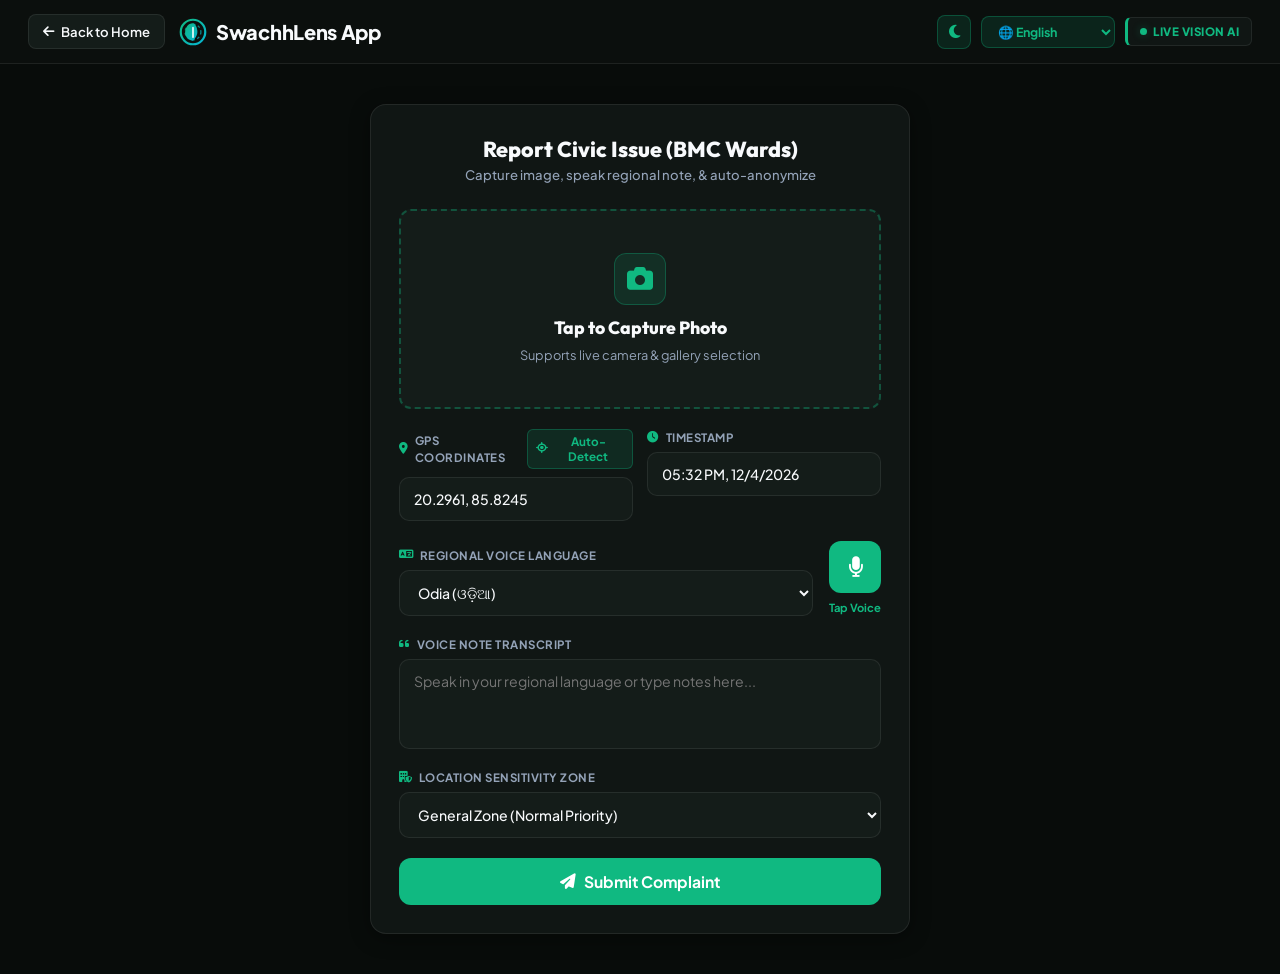
<file: frontend/citizen.html>
<!doctype html>
<html lang="en">
  <head>
    <meta charset="UTF-8" />
    <meta name="viewport" content="width=device-width, initial-scale=1.0" />
    <title>SwachhLens | Citizen AI Reporting Portal</title>
    <link
      href="https://fonts.googleapis.com/css2?family=Outfit:wght@400;500;600;700;800&family=Plus+Jakarta+Sans:wght@400;500;600;700;800&display=swap"
      rel="stylesheet"
    />
    <link
      rel="stylesheet"
      href="https://cdnjs.cloudflare.com/ajax/libs/font-awesome/6.4.0/css/all.min.css"
    />
    <link rel="stylesheet" href="css/style.css" />
    <script>
      (function () {
        const savedTheme = localStorage.getItem("swachh_theme") || "dark";
        document.documentElement.setAttribute("data-theme", savedTheme);
      })();
    </script>
  </head>

  <body>
    <header class="app-header">
      <div style="display: flex; align-items: center; gap: 14px">
        <a href="index.html" class="nav-back-btn">
          <i class="fa-solid fa-arrow-left"></i>
          <span data-i18n="navBack">Back to Home</span>
        </a>
        <a href="index.html" class="brand-logo">
          <div class="swachh-logo-mark">
            <svg width="28" height="28" viewBox="0 0 32 32" fill="none" xmlns="http://www.w3.org/2000/svg">
              <defs>
                <linearGradient id="logoGradC" x1="0%" y1="0%" x2="100%" y2="100%">
                  <stop offset="0%" stop-color="#10b981" />
                  <stop offset="100%" stop-color="#06b6d4" />
                </linearGradient>
              </defs>
              <circle cx="16" cy="16" r="14" stroke="url(#logoGradC)" stroke-width="2.5" fill="none"/>
              <circle cx="16" cy="16" r="9" stroke="url(#logoGradC)" stroke-width="1.5" stroke-dasharray="3 3" fill="none" opacity="0.7"/>
              <path d="M16 6C10.5 6 7 11 7 16.5C7 22 11.5 25.5 16 26C16 26 21 21 21 16C21 10.5 18 6 16 6Z" fill="url(#logoGradC)" />
              <path d="M16 11V22" stroke="#ffffff" stroke-width="1.8" stroke-linecap="round"/>
            </svg>
          </div>
          <span>SwachhLens App</span>
        </a>
      </div>
      <div style="display: flex; align-items: center; gap: 10px">
        <button onclick="toggleTheme()" class="theme-toggle-btn themeIconBtn" title="Toggle Light/Dark Theme">
          <i class="fa-solid fa-moon"></i>
        </button>
        <!-- Universal UI Language Selector -->
        <select
          id="uiLangSelect"
          onchange="changeUiLanguage(this.value)"
          style="
            background: rgba(16, 185, 129, 0.12);
            color: var(--primary);
            border: 1px solid rgba(16, 185, 129, 0.3);
            font-weight: 700;
            font-size: 0.78rem;
            padding: 6px 12px;
            border-radius: 8px;
            outline: none;
            cursor: pointer;
            font-family: &quot;Plus Jakarta Sans&quot;, sans-serif;
          "
        >
          <option value="en" selected>🌐 English</option>
          <option value="or">🇮🇳 ଓଡ଼ିଆ (Odia)</option>
          <option value="hi">🇮🇳 हिन्दी (Hindi)</option>
        </select>

        <span
          style="
            font-size: 0.72rem;
            font-weight: 800;
            background: var(--card-dark);
            color: var(--primary);
            border: 1px solid var(--glass-border);
            border-left: 3px solid var(--primary);
            padding: 5px 12px;
            border-radius: 6px;
            display: inline-flex;
            align-items: center;
            gap: 6px;
            text-transform: uppercase;
            letter-spacing: 0.5px;
          "
        >
          <span
            style="
              width: 7px;
              height: 7px;
              border-radius: 50%;
              background: var(--primary);
              box-shadow: 0 0 8px var(--primary-glow);
            "
          ></span>
          <span>Live Vision AI</span>
        </span>
      </div>
    </header>

    <div class="container-center">
      <!-- INTERACTIVE REPORT FORM CARD -->
      <div class="app-container">
        <div style="text-align: center; margin-bottom: 4px">
          <h2
            data-i18n="formHeaderTitle"
            style="
              font-family: &quot;Outfit&quot;, sans-serif;
              font-weight: 800;
              font-size: 1.35rem;
              color: var(--text-main);
            "
          >
            Report Civic Issue
          </h2>
          <p
            data-i18n="formHeaderSub"
            style="
              font-size: 0.82rem;
              color: var(--text-muted);
              font-weight: 500;
            "
          >
            Capture image, speak regional note, & auto-anonymize
          </p>
        </div>

        <!-- Capture Area -->
        <div class="capture-box" id="captureBox">
          <input
            type="file"
            id="imageInput"
            accept="image/*"
            capture="environment"
          />
          <img id="previewImg" class="preview-img" alt="Captured Waste Image" />
          
          <div id="photoBadge" style="display:none; position:absolute; bottom:14px; left:50%; transform:translateX(-50%); z-index:10; background:rgba(16, 185, 129, 0.92); backdrop-filter:blur(8px); color:white; font-size:0.82rem; font-weight:700; padding:6px 16px; border-radius:20px; box-shadow:0 4px 15px rgba(0,0,0,0.4); align-items:center; gap:6px;">
            <i class="fa-solid fa-circle-check"></i> Photo Attached (Tap to Change)
          </div>

          <div
            id="capturePlaceholder"
            style="
              text-align: center;
              color: var(--primary);
              display: flex;
              flex-direction: column;
              align-items: center;
              justify-content: center;
              padding: 16px;
              position: relative;
              z-index: 3;
            "
          >
            <div class="camera-pulse-ring">
              <i
                class="fa-solid fa-camera"
                style="font-size: 1.6rem; color: var(--primary)"
              ></i>
            </div>
            <div
              data-i18n="tapPhotoTitle"
              style="
                font-family: &quot;Outfit&quot;, sans-serif;
                font-weight: 800;
                font-size: 1.1rem;
                color: var(--text-main);
              "
            >
              Tap to Capture Photo
            </div>
            <div
              data-i18n="tapPhotoSub"
              style="
                font-size: 0.8rem;
                color: var(--text-muted);
                margin-top: 4px;
              "
            >
              Supports live camera & gallery selection
            </div>
          </div>
        </div>

        <!-- Metadata Grid -->
        <div class="meta-grid">
          <div class="input-group-custom">
            <div style="display:flex; justify-content:space-between; align-items:center; margin-bottom:2px;">
              <label class="input-label" style="margin-bottom:0;"><i class="fa-solid fa-location-dot"></i> <span data-i18n="lblGps">GPS Coordinates</span></label>
              <button type="button" id="gpsDetectBtn" onclick="detectMobileGPS()" style="background:rgba(16, 185, 129, 0.12); color:var(--primary); border:1px solid rgba(16, 185, 129, 0.3); font-size:0.73rem; font-weight:700; padding:4px 8px; border-radius:6px; cursor:pointer; display:flex; align-items:center; gap:4px; font-family:'Plus Jakarta Sans',sans-serif;">
                <i class="fa-solid fa-location-crosshairs"></i> Auto-Detect
              </button>
            </div>
            <input
              type="text"
              id="locationInput"
              class="input-field"
              value="20.2961, 85.8245"
            />
          </div>
          <div class="input-group-custom">
            <label class="input-label"
              ><i class="fa-solid fa-clock"></i>
              <span data-i18n="lblTime">Timestamp</span></label
            >
            <input
              type="text"
              id="dateTimeInput"
              class="input-field"
              readonly
            />
          </div>
        </div>

        <!-- Voice & Language Controls -->
        <div class="voice-lang-row">
          <div class="input-group-custom" style="flex: 1">
            <label class="input-label"
              ><i class="fa-solid fa-language"></i>
              <span data-i18n="lblLang">Regional Voice Language</span></label
            >
            <select id="langSelect" class="input-field">
              <option value="or-IN" selected>Odia (ଓଡ଼ିଆ)</option>
              <option value="hi-IN">Hindi (ହିନ୍ଦୀ)</option>
              <option value="bn-IN">Bengali (বাংলা)</option>
              <option value="en-IN">English (India)</option>
            </select>
          </div>
          <div
            style="display: flex; flex-direction: column; align-items: center"
          >
            <button
              type="button"
              id="micBtn"
              class="voice-mic-btn"
              onclick="toggleSpeech()"
            >
              <i class="fa-solid fa-microphone"></i>
            </button>
            <span
              id="micCaption"
              data-i18n="lblMic"
              style="
                font-size: 0.7rem;
                font-weight: 700;
                color: var(--primary);
                margin-top: 6px;
              "
              >Tap Voice</span
            >
          </div>
        </div>

        <!-- Transcribed Description Box -->
        <div class="input-group-custom">
          <label class="input-label"
            ><i class="fa-solid fa-quote-left"></i>
            <span data-i18n="lblVoiceNote">Voice Note / Details</span></label
          >
          <textarea
            id="speechText"
            class="speech-box"
            data-i18n-ph="phVoiceNote"
            placeholder="Speak in your regional language or type notes here..."
          ></textarea>
        </div>

        <!-- Location Sensitivity Selector -->
        <div class="input-group-custom">
          <label class="input-label"
            ><i class="fa-solid fa-building-shield"></i>
            <span data-i18n="lblSensitivity"
              >Location Sensitivity Zone</span
            ></label
          >
          <select id="sensitiveSelect" class="input-field">
            <option value="None" data-i18n="optSensNone" selected>
              General Zone (Normal Priority)
            </option>
            <option value="School / Hospital Zone" data-i18n="optSensSchool">
              School / Hospital Zone (+1.5 Urgency)
            </option>
            <option value="Water Body / River Bank" data-i18n="optSensWater">
              Water Body / Drainage Canal (+1.5 Urgency)
            </option>
            <option value="Public Market / Bus Stand" data-i18n="optSensMarket">
              Public Market / Bus Stand (+1.5 Urgency)
            </option>
          </select>
        </div>

        <!-- Submit Button -->
        <button
          type="button"
          id="submitBtn"
          class="submit-btn"
          onclick="submitReport(event)"
        >
          <i class="fa-solid fa-paper-plane"></i>
          <span data-i18n="btnSubmit">Submit Complaint</span>
        </button>

        <!-- Receipt Card -->
        <div id="detailsCard" class="details-card">
          <div
            style="
              display: flex;
              justify-content: space-between;
              align-items: center;
              border-bottom: 1px solid rgba(16, 185, 129, 0.2);
              padding-bottom: 8px;
            "
          >
            <span
              style="
                font-family: &quot;Outfit&quot;, sans-serif;
                font-weight: 800;
                color: var(--primary);
                display: flex;
                align-items: center;
                gap: 6px;
              "
            >
              <i class="fa-solid fa-circle-check"></i>
              <span data-i18n="receiptHeader">Complaint Registered</span>
            </span>
            <span
              id="resTicketId"
              style="
                background: var(--primary);
                color: white;
                font-size: 0.75rem;
                font-weight: 800;
                padding: 4px 10px;
                border-radius: 8px;
              "
              >SW-PENDING</span
            >
          </div>
          <div class="detail-row">
            <span style="color: var(--text-muted)">Detected Issue:</span>
            <span id="resCategory" style="font-weight: 700; color: var(--text-main)">-</span>
          </div>
          <div class="detail-row">
            <span style="color: var(--text-muted)">Waste Volume:</span>
            <span id="resVolume" style="font-weight: 700; color: var(--text-main)">-</span>
          </div>
          <div class="detail-row">
            <span style="color: var(--text-muted)">Dispatch Fleet:</span>
            <span id="resDispatchUnit" style="font-weight: 700; color: var(--primary)">-</span>
          </div>
          <div class="detail-row">
            <span style="color: var(--text-muted)">Urgency Rating:</span>
            <span id="resUrgency" style="font-weight: 800; color: var(--accent-amber)">-</span>
          </div>
          <div class="detail-row">
            <span style="color: var(--text-muted)">AI Telemetry Summary:</span>
            <span
              id="resDispatch"
              style="
                font-weight: 600;
                text-align: right;
                max-width: 62%;
                color: var(--text-main);
              "
              >-</span
            >
          </div>
          <div
            id="jurisdictionRow"
            style="
              display: none;
              background: rgba(16, 185, 129, 0.1);
              border: 1px solid rgba(16, 185, 129, 0.3);
              padding: 8px 12px;
              border-radius: 8px;
              margin-top: 4px;
              flex-direction: column;
              gap: 2px;
            "
          >
            <span
              style="
                color: var(--primary);
                font-size: 0.78rem;
                font-weight: 700;
              "
              id="jurisdictionBadge"
            >
              <i class="fa-solid fa-circle-check"></i> Report saved to Firebase
            </span>
          </div>
          <div style="display: flex; gap: 10px; margin-top: 6px">
            <span
              id="resFaces"
              style="
                font-size: 0.75rem;
                background: rgba(6, 182, 212, 0.15);
                color: var(--accent-cyan);
                border: 1px solid rgba(6, 182, 212, 0.3);
                font-weight: 700;
                padding: 5px 10px;
                border-radius: 8px;
                flex: 1;
                text-align: center;
              "
            >
              <i class="fa-solid fa-user-shield"></i> Saved Locally
            </span>
            <span
              id="resPlates"
              style="
                font-size: 0.75rem;
                background: rgba(6, 182, 212, 0.15);
                color: var(--accent-cyan);
                border: 1px solid rgba(6, 182, 212, 0.3);
                font-weight: 700;
                padding: 5px 10px;
                border-radius: 8px;
                flex: 1;
                text-align: center;
              "
            >
              <i class="fa-solid fa-car"></i> Photo Uploaded
            </span>
          </div>
        </div>
      </div>
    </div>

    <script src="assets/config.js"></script>
    <script src="js/i18n.js"></script>
    <script src="js/voice.js"></script>
    <script src="js/citizen.js"></script>
  </body>
</html>
</file>
<file: frontend/css/style.css>
/* swachhlens main stylesheet */
@import url('https://fonts.googleapis.com/css2?family=Outfit:wght@500;600;700;800&family=Plus+Jakarta+Sans:wght@400;500;600;700;800&display=swap');

/* color tokens - dark theme is default */
:root, [data-theme="dark"] {
    --bg-dark: #080c0a;
    --card-dark: #101614;
    --card-dark-hover: #141c19;
    --glass-bg: rgba(12, 17, 15, 0.92);
    --glass-border: rgba(255, 255, 255, 0.08);
    --glass-border-hover: rgba(16, 185, 129, 0.35);

    --primary: #10b981;
    --primary-dark: #059669;
    --primary-glow: rgba(16, 185, 129, 0.3);
    --accent-cyan: #06b6d4;
    --accent-blue: #3b82f6;
    --accent-amber: #f59e0b;
    --accent-red: #ef4444;

    --text-main: #f8fafc;
    --text-muted: #94a3b8;
    --text-dim: #64748b;

    --shadow-subtle: 0 4px 20px rgba(0, 0, 0, 0.4);
    --shadow-hover: 0 10px 30px rgba(0, 0, 0, 0.55);
}

[data-theme="light"] {
    --bg-dark: #f8fafc;
    --card-dark: #ffffff;
    --card-dark-hover: #f1f5f9;
    --glass-bg: rgba(255, 255, 255, 0.95);
    --glass-border: #cbd5e1;
    --glass-border-hover: rgba(16, 185, 129, 0.5);

    --primary: #059669;
    --primary-dark: #047857;
    --primary-glow: rgba(5, 150, 105, 0.2);
    --accent-cyan: #0284c7;
    --accent-blue: #2563eb;
    --accent-amber: #d97706;
    --accent-red: #dc2626;

    --text-main: #0f172a;
    --text-muted: #475569;
    --text-dim: #64748b;

    --shadow-subtle: 0 4px 20px rgba(0, 0, 0, 0.08);
    --shadow-hover: 0 10px 30px rgba(0, 0, 0, 0.14);
}

.theme-toggle-btn {
    background: rgba(16, 185, 129, 0.12);
    border: 1px solid rgba(16, 185, 129, 0.3);
    color: var(--primary);
    width: 34px;
    height: 34px;
    border-radius: 8px;
    display: flex;
    align-items: center;
    justify-content: center;
    cursor: pointer;
    font-size: 0.95rem;
    transition: all 0.2s ease;
}

.theme-toggle-btn:hover {
    background: rgba(16, 185, 129, 0.25);
    transform: scale(1.05);
}

* {
    box-sizing: border-box;
    margin: 0;
    padding: 0;
    font-family: 'Plus Jakarta Sans', -apple-system, BlinkMacSystemFont, sans-serif;
}

body {
    background-color: var(--bg-dark);
    color: var(--text-main);
    min-height: 100vh;
    overflow-x: hidden;
    line-height: 1.5;
}

/* header + nav bar */
.app-header {
    background: var(--glass-bg);
    backdrop-filter: blur(12px);
    -webkit-backdrop-filter: blur(12px);
    border-bottom: 1px solid var(--glass-border);
    color: var(--text-main);
    padding: 0 28px;
    height: 64px;
    display: flex;
    justify-content: space-between;
    align-items: center;
    position: sticky;
    top: 0;
    z-index: 100;
}

.brand-logo {
    font-family: 'Outfit', sans-serif;
    font-size: 1.25rem;
    font-weight: 800;
    display: flex;
    align-items: center;
    gap: 9px;
    color: var(--text-main);
    text-decoration: none;
    letter-spacing: -0.3px;
}

.brand-logo i {
    color: var(--primary);
}

.nav-back-btn {
    display: inline-flex;
    align-items: center;
    gap: 7px;
    background: var(--card-dark-hover);
    border: 1px solid var(--glass-border);
    color: var(--text-main);
    padding: 7px 14px;
    border-radius: 8px;
    font-size: 0.82rem;
    font-weight: 600;
    text-decoration: none;
    cursor: pointer;
    transition: all 0.2s ease;
}

.nav-back-btn:hover {
    background: rgba(16, 185, 129, 0.12);
    border-color: rgba(16, 185, 129, 0.35);
    color: var(--primary);
}

/* login modal */
.modal-backdrop {
    display: none;
    position: fixed;
    top: 0;
    left: 0;
    width: 100vw;
    height: 100vh;
    background: rgba(0, 0, 0, 0.85);
    backdrop-filter: blur(10px);
    -webkit-backdrop-filter: blur(10px);
    z-index: 10000;
    align-items: center;
    justify-content: center;
    padding: 20px;
}

.modal-content {
    background: var(--card-dark);
    border: 1px solid var(--glass-border);
    border-radius: 16px;
    padding: 32px;
    max-width: 440px;
    width: 100%;
    position: relative;
    box-shadow: 0 20px 50px rgba(0, 0, 0, 0.6);
    animation: fadeIn 0.25s ease;
}

/* layout containers */
.container-center {
    display: flex;
    flex-direction: column;
    align-items: center;
    justify-content: center;
    min-height: calc(100vh - 64px);
    padding: 40px 20px;
}

.app-container {
    width: 100%;
    max-width: 540px;
    background: var(--card-dark);
    border-radius: 16px;
    padding: 28px;
    box-shadow: var(--shadow-subtle);
    border: 1px solid var(--glass-border);
    display: flex;
    flex-direction: column;
    gap: 20px;
    margin: 0 auto;
    transition: border-color 0.25s ease;
}

.app-container:hover {
    border-color: rgba(16, 185, 129, 0.3);
}

/* photo capture area */
.capture-box {
    width: 100%;
    height: 200px;
    border-radius: 12px;
    background: var(--card-dark-hover);
    border: 2px dashed rgba(16, 185, 129, 0.35);
    display: flex;
    flex-direction: column;
    align-items: center;
    justify-content: center;
    cursor: pointer;
    position: relative;
    overflow: hidden;
    transition: all 0.25s ease;
}

.capture-box:hover {
    border-color: var(--primary);
    background: rgba(16, 185, 129, 0.08);
}

.camera-pulse-ring {
    width: 52px;
    height: 52px;
    border-radius: 12px;
    background: rgba(16, 185, 129, 0.12);
    border: 1px solid rgba(16, 185, 129, 0.3);
    display: flex;
    align-items: center;
    justify-content: center;
    margin: 0 auto 10px auto;
    transition: all 0.2s ease;
}

.camera-pulse-ring i {
    color: var(--primary) !important;
}

.capture-box:hover .camera-pulse-ring {
    background: rgba(16, 185, 129, 0.2);
}

.capture-box input[type="file"] {
    position: absolute;
    width: 100%;
    height: 100%;
    opacity: 0;
    cursor: pointer;
    z-index: 5;
}

.preview-img {
    width: 100%;
    height: 100%;
    object-fit: cover;
    position: absolute;
    top: 0;
    left: 0;
    display: none;
    z-index: 2;
}

/* form inputs */
.meta-grid {
    display: grid;
    grid-template-columns: 1fr 1fr;
    gap: 14px;
}

.input-group-custom {
    display: flex;
    flex-direction: column;
    gap: 6px;
}

.input-label {
    font-size: 0.72rem;
    font-weight: 700;
    text-transform: uppercase;
    letter-spacing: 0.5px;
    color: var(--text-muted);
    display: flex;
    align-items: center;
    gap: 6px;
}

.input-label i {
    color: var(--primary);
}

.input-field {
    width: 100%;
    padding: 12px 14px;
    border-radius: 10px;
    background: var(--card-dark-hover);
    border: 1px solid var(--glass-border);
    color: var(--text-main);
    font-size: 0.88rem;
    font-weight: 500;
    outline: none;
    transition: all 0.2s ease;
}

.input-field:focus {
    border-color: var(--primary);
    box-shadow: 0 0 0 2px rgba(16, 185, 129, 0.2);
    background: var(--card-dark);
}

.input-field option {
    background: var(--card-dark);
    color: var(--text-main);
}

/* mic button + voice stuff */
.voice-lang-row {
    display: flex;
    align-items: flex-end;
    justify-content: space-between;
    gap: 16px;
}

.voice-mic-btn {
    width: 52px;
    height: 52px;
    border-radius: 12px;
    background: var(--primary);
    color: white;
    border: none;
    font-size: 1.25rem;
    cursor: pointer;
    display: flex;
    align-items: center;
    justify-content: center;
    transition: all 0.2s ease;
}

.voice-mic-btn:hover {
    background: var(--primary-dark);
    transform: translateY(-1px);
}

.voice-mic-btn.recording {
    background: #ef4444;
}

.speech-box {
    width: 100%;
    min-height: 90px;
    border-radius: 10px;
    background: var(--card-dark-hover);
    border: 1px solid var(--glass-border);
    padding: 12px 14px;
    font-size: 0.88rem;
    resize: none;
    color: var(--text-main);
    outline: none;
    transition: all 0.2s ease;
}

.speech-box:focus {
    border-color: var(--primary);
    box-shadow: 0 0 0 2px rgba(16, 185, 129, 0.2);
    background: var(--card-dark);
}

/* main submit button */
.submit-btn {
    width: 100%;
    padding: 14px 20px;
    border-radius: 12px;
    border: none;
    background: var(--primary);
    color: white;
    font-family: 'Outfit', sans-serif;
    font-size: 0.98rem;
    font-weight: 700;
    cursor: pointer;
    display: flex;
    align-items: center;
    justify-content: center;
    gap: 8px;
    transition: all 0.2s ease;
}

.submit-btn:hover {
    background: var(--primary-dark);
    transform: translateY(-1px);
}

.submit-btn:active {
    transform: translateY(0);
}

/* result receipt card */
.details-card {
    background: rgba(16, 185, 129, 0.06);
    border-radius: 14px;
    padding: 18px;
    display: none;
    flex-direction: column;
    gap: 10px;
    border: 1px solid rgba(16, 185, 129, 0.25);
    animation: fadeIn 0.3s ease;
}

.detail-row {
    display: flex;
    justify-content: space-between;
    align-items: center;
    font-size: 0.84rem;
}

/* how it works cards on homepage */
.feature-card-grid {
    display: grid;
    grid-template-columns: repeat(auto-fit, minmax(240px, 1fr));
    gap: 16px;
    margin-top: 16px;
}

.feature-item-card {
    background: var(--card-dark);
    border: 1px solid var(--glass-border);
    border-radius: 14px;
    padding: 18px;
    display: flex;
    align-items: flex-start;
    gap: 14px;
    transition: all 0.25s ease;
}

.feature-item-card:hover {
    border-color: var(--primary);
    transform: translateY(-2px);
}

.feature-item-icon {
    width: 40px;
    height: 40px;
    border-radius: 10px;
    background: rgba(16, 185, 129, 0.12);
    color: var(--primary);
    display: flex;
    align-items: center;
    justify-content: center;
    font-size: 1.1rem;
    flex-shrink: 0;
}

.feature-item-title {
    font-family: 'Outfit', sans-serif;
    font-size: 0.95rem;
    font-weight: 700;
    color: white;
    margin-bottom: 3px;
}

.feature-item-desc {
    font-size: 0.78rem;
    color: var(--text-muted);
    line-height: 1.45;
}

/* admin dashboard layout */
.admin-layout {
    display: grid;
    grid-template-columns: 1fr 420px;
    gap: 24px;
    padding: 24px;
    max-width: 1750px;
    margin: 0 auto;
}

@media (max-width: 1200px) {
    .admin-layout { grid-template-columns: 1fr; }
}

.card-admin {
    background: var(--card-dark);
    border-radius: 16px;
    border: 1px solid var(--glass-border);
    padding: 24px;
    box-shadow: var(--shadow-subtle);
    position: relative;
}

.metrics-grid {
    display: grid;
    grid-template-columns: repeat(4, 1fr);
    gap: 16px;
    margin-bottom: 24px;
}

@media (max-width: 768px) {
    .metrics-grid { grid-template-columns: repeat(2, 1fr); }
}

.metric-box {
    background: var(--card-dark);
    border: 1px solid var(--glass-border);
    border-radius: 14px;
    padding: 18px 20px;
    display: flex;
    align-items: center;
    gap: 14px;
    box-shadow: var(--shadow-subtle);
    transition: all 0.2s ease;
}

.metric-box:hover {
    border-color: var(--primary);
    transform: translateY(-2px);
    box-shadow: var(--shadow-hover);
}

.metric-icon {
    width: 44px;
    height: 44px;
    border-radius: 10px;
    display: flex;
    align-items: center;
    justify-content: center;
    font-size: 1.2rem;
}

.metric-val {
    font-family: 'Outfit', sans-serif;
    font-size: 1.6rem;
    font-weight: 800;
    line-height: 1;
}

.metric-lbl {
    font-size: 0.72rem;
    font-weight: 700;
    color: var(--text-muted);
    text-transform: uppercase;
    letter-spacing: 0.5px;
    margin-top: 4px;
}

#map {
    height: 460px;
    border-radius: 12px;
    width: 100%;
    margin-bottom: 0;
    z-index: 1;
    border: 1px solid var(--glass-border);
}

.map-toolbar-overlay {
    margin-bottom: 12px;
    display: flex;
    gap: 8px;
    align-items: center;
    flex-wrap: wrap;
}

.map-toolbar-btn {
    background: rgba(255, 255, 255, 0.05);
    border: 1px solid var(--glass-border);
    color: var(--text-main);
    padding: 6px 12px;
    border-radius: 8px;
    font-size: 0.78rem;
    font-weight: 600;
    cursor: pointer;
    display: inline-flex;
    align-items: center;
    gap: 6px;
    transition: all 0.2s ease;
}

.map-toolbar-btn:hover, .map-toolbar-btn.active {
    background: rgba(16, 185, 129, 0.12);
    border-color: var(--primary);
    color: var(--primary);
}

.filter-row {
    display: flex;
    justify-content: space-between;
    align-items: center;
    gap: 12px;
    margin-bottom: 16px;
    flex-wrap: wrap;
}

table {
    width: 100%;
    border-collapse: collapse;
    text-align: left;
    font-size: 0.86rem;
}

th {
    background: var(--card-dark-hover);
    padding: 12px 14px;
    font-weight: 800;
    color: var(--text-main);
    border-bottom: 1px solid var(--glass-border);
    text-transform: uppercase;
    font-size: 0.75rem;
    letter-spacing: 0.5px;
}

.sortable-th {
    cursor: pointer;
    color: var(--primary) !important;
    user-select: none;
    transition: opacity 0.2s ease;
}

.sortable-th:hover {
    opacity: 0.85;
}

td {
    padding: 12px 14px;
    border-bottom: 1px solid var(--glass-border);
    color: var(--text-main);
}

tr {
    transition: background 0.2s ease;
}

tr:hover {
    background: rgba(16, 185, 129, 0.08);
    cursor: pointer;
}

tr.selected-row {
    background: rgba(16, 185, 129, 0.14) !important;
    border-left: 3px solid var(--primary);
}

.dispatch-spec-card {
    background: rgba(16, 185, 129, 0.06);
    border: 1px solid rgba(16, 185, 129, 0.22);
    border-radius: 14px;
    padding: 16px;
    margin-bottom: 14px;
}

.dispatch-grid {
    display: grid;
    grid-template-columns: repeat(2, 1fr);
    gap: 10px;
    margin-top: 12px;
}

.dispatch-badge {
    background: var(--card-dark-hover);
    border: 1px solid var(--glass-border);
    border-radius: 10px;
    padding: 10px 12px;
    display: flex;
    align-items: center;
    gap: 10px;
    font-size: 0.8rem;
    font-weight: 600;
    color: var(--text-main);
}

.privacy-pill-group {
    display: flex;
    gap: 8px;
    margin: 4px 0;
}

.privacy-pill {
    font-size: 0.72rem;
    font-weight: 700;
    padding: 3px 10px;
    border-radius: 8px;
    background: rgba(6, 182, 212, 0.12);
    border: 1px solid rgba(6, 182, 212, 0.3);
    color: var(--accent-cyan);
    display: inline-flex;
    align-items: center;
    gap: 6px;
}

.preview-img-side {
    width: 100%;
    height: 200px;
    object-fit: cover;
    background: var(--card-dark-hover);
    border-radius: 12px;
    margin-top: 8px;
    border: 1px solid var(--glass-border);
}

.action-btn-pill {
    background: var(--card-dark-hover);
    border: 1px solid var(--glass-border);
    color: var(--text-main);
    padding: 6px 14px;
    border-radius: 8px;
    font-size: 0.8rem;
    font-weight: 600;
    cursor: pointer;
    display: inline-flex;
    align-items: center;
    gap: 6px;
    transition: all 0.2s ease;
}

.action-btn-pill:hover {
    background: rgba(16, 185, 129, 0.12);
    border-color: var(--primary);
    color: var(--primary);
}

/* chatbot floating button + window */
.floating-chat-btn {
    position: fixed;
    bottom: 28px;
    right: 28px;
    width: 52px;
    height: 52px;
    border-radius: 14px;
    background: var(--primary);
    color: white;
    border: none;
    font-size: 1.25rem;
    cursor: pointer;
    display: flex;
    align-items: center;
    justify-content: center;
    box-shadow: 0 6px 20px rgba(16, 185, 129, 0.35);
    z-index: 9999;
    transition: all 0.2s ease;
}

.floating-chat-btn:hover {
    background: var(--primary-dark);
    transform: translateY(-2px);
}

.floating-chat-window {
    display: none;
    position: fixed;
    bottom: 90px;
    right: 28px;
    width: 380px;
    max-width: calc(100vw - 32px);
    height: 480px;
    background: var(--card-dark);
    border: 1px solid var(--glass-border);
    border-radius: 16px;
    box-shadow: 0 16px 40px rgba(0, 0, 0, 0.25);
    z-index: 9999;
    flex-direction: column;
    overflow: hidden;
}

.chat-header {
    background: var(--card-dark-hover);
    padding: 14px 18px;
    border-bottom: 1px solid var(--glass-border);
    display: flex;
    justify-content: space-between;
    align-items: center;
}

.chat-msg-thread {
    flex: 1;
    padding: 16px;
    overflow-y: auto;
    display: flex;
    flex-direction: column;
    gap: 12px;
    font-size: 0.85rem;
}

.chat-bubble-bot {
    background: rgba(16, 185, 129, 0.12);
    border: 1px solid rgba(16, 185, 129, 0.25);
    color: var(--text-main);
    padding: 12px 14px;
    border-radius: 12px;
    line-height: 1.5;
}

.chat-chips-row {
    padding: 8px 14px;
    display: flex;
    gap: 8px;
    overflow-x: auto;
    background: var(--card-dark-hover);
    border-top: 1px solid var(--glass-border);
}

.chat-chip {
    font-size: 0.72rem;
    font-weight: 600;
    background: var(--card-dark);
    border: 1px solid var(--glass-border);
    color: var(--text-muted);
    padding: 4px 10px;
    border-radius: 8px;
    cursor: pointer;
    white-space: nowrap;
    transition: all 0.2s ease;
}

.chat-chip:hover {
    background: rgba(16, 185, 129, 0.12);
    border-color: var(--primary);
    color: var(--primary);
}

.chat-input-bar {
    padding: 12px 14px;
    background: var(--card-dark-hover);
    border-top: 1px solid var(--glass-border);
    display: flex;
    gap: 8px;
}

/* logo animation + mobile app frame */
.swachh-logo-mark {
    display: inline-flex;
    align-items: center;
    justify-content: center;
    transition: transform 0.25s ease;
}

.brand-logo:hover .swachh-logo-mark {
    transform: rotate(15deg) scale(1.08);
}

.mobile-app-frame {
    width: 100%;
    max-width: 480px;
    margin: 20px auto 40px auto;
    background: var(--card-dark);
    border-radius: 32px;
    box-shadow: 0 20px 60px rgba(0, 0, 0, 0.35), 0 0 0 6px rgba(16, 185, 129, 0.18);
    border: 1px solid var(--glass-border);
    overflow: hidden;
    position: relative;
    display: flex;
    flex-direction: column;
    min-height: calc(100vh - 120px);
}

.mobile-app-notch {
    height: 24px;
    background: var(--card-dark-hover);
    display: flex;
    justify-content: space-between;
    align-items: center;
    padding: 0 20px;
    font-size: 0.68rem;
    font-weight: 700;
    color: var(--text-muted);
    border-bottom: 1px solid var(--glass-border);
}

.mobile-app-notch .speaker-notch {
    width: 48px;
    height: 4px;
    background: var(--glass-border);
    border-radius: 4px;
}

.mobile-dock-nav {
    display: flex;
    justify-content: space-around;
    align-items: center;
    background: var(--glass-bg);
    backdrop-filter: blur(12px);
    border-top: 1px solid var(--glass-border);
    padding: 10px 12px;
    position: sticky;
    bottom: 0;
    z-index: 100;
}

.mobile-dock-item {
    display: flex;
    flex-direction: column;
    align-items: center;
    gap: 3px;
    font-size: 0.7rem;
    font-weight: 700;
    color: var(--text-muted);
    background: none;
    border: none;
    cursor: pointer;
    transition: all 0.2s ease;
    padding: 4px 10px;
    border-radius: 10px;
    font-family: 'Plus Jakarta Sans', sans-serif;
}

.mobile-dock-item.active, .mobile-dock-item:hover {
    color: var(--primary);
    background: rgba(16, 185, 129, 0.12);
}

.mobile-dock-item i {
    font-size: 1.15rem;
}

/* bottom nav bar for mobile */
.mobile-bottom-dock {
    display: none;
    position: fixed;
    bottom: 0;
    left: 0;
    width: 100%;
    height: 60px;
    background: var(--glass-bg);
    backdrop-filter: blur(12px);
    border-top: 1px solid var(--glass-border);
    z-index: 999;
    justify-content: space-around;
    align-items: center;
}

@media (max-width: 768px) {
    .mobile-bottom-dock {
        display: flex;
    }
}

.dock-btn {
    background: none;
    border: none;
    color: var(--text-muted);
    display: flex;
    flex-direction: column;
    align-items: center;
    gap: 3px;
    font-size: 0.7rem;
    cursor: pointer;
}

.dock-btn i {
    font-size: 1.1rem;
}

/* mobile responsive overrides */
@media (max-width: 640px) {
    .app-header {
        padding: 8px 12px;
        height: auto;
        min-height: 56px;
        flex-wrap: wrap;
        gap: 8px;
        justify-content: space-between;
    }

    .hero-title {
        font-size: 1.9rem !important;
        line-height: 1.25 !important;
    }

    .container-center {
        padding: 20px 12px !important;
        min-height: auto !important;
    }

    .app-container {
        padding: 16px !important;
        gap: 16px !important;
        border-radius: 14px !important;
    }

    .meta-grid {
        grid-template-columns: 1fr !important;
        gap: 12px !important;
    }

    .voice-lang-row {
        flex-direction: column !important;
        align-items: stretch !important;
        gap: 12px !important;
    }

    .capture-box {
        height: 180px !important;
    }

    .portal-card {
        padding: 20px !important;
    }

    .portal-grid {
        grid-template-columns: 1fr !important;
        gap: 16px !important;
    }

    .details-card {
        padding: 14px !important;
    }

    .detail-row {
        flex-direction: column !important;
        align-items: flex-start !important;
        gap: 2px !important;
    }

    .detail-row span:last-child {
        text-align: left !important;
        max-width: 100% !important;
    }

    .input-field, select, textarea {
        font-size: 16px !important; /* Prevents auto-zoom on mobile safari */
        min-height: 46px;
    }

    .submit-btn {
        min-height: 52px;
        font-size: 1.05rem;
    }
}

@keyframes fadeIn {
    from { opacity: 0; transform: translateY(6px); }
    to { opacity: 1; transform: translateY(0); }
}
</file>
